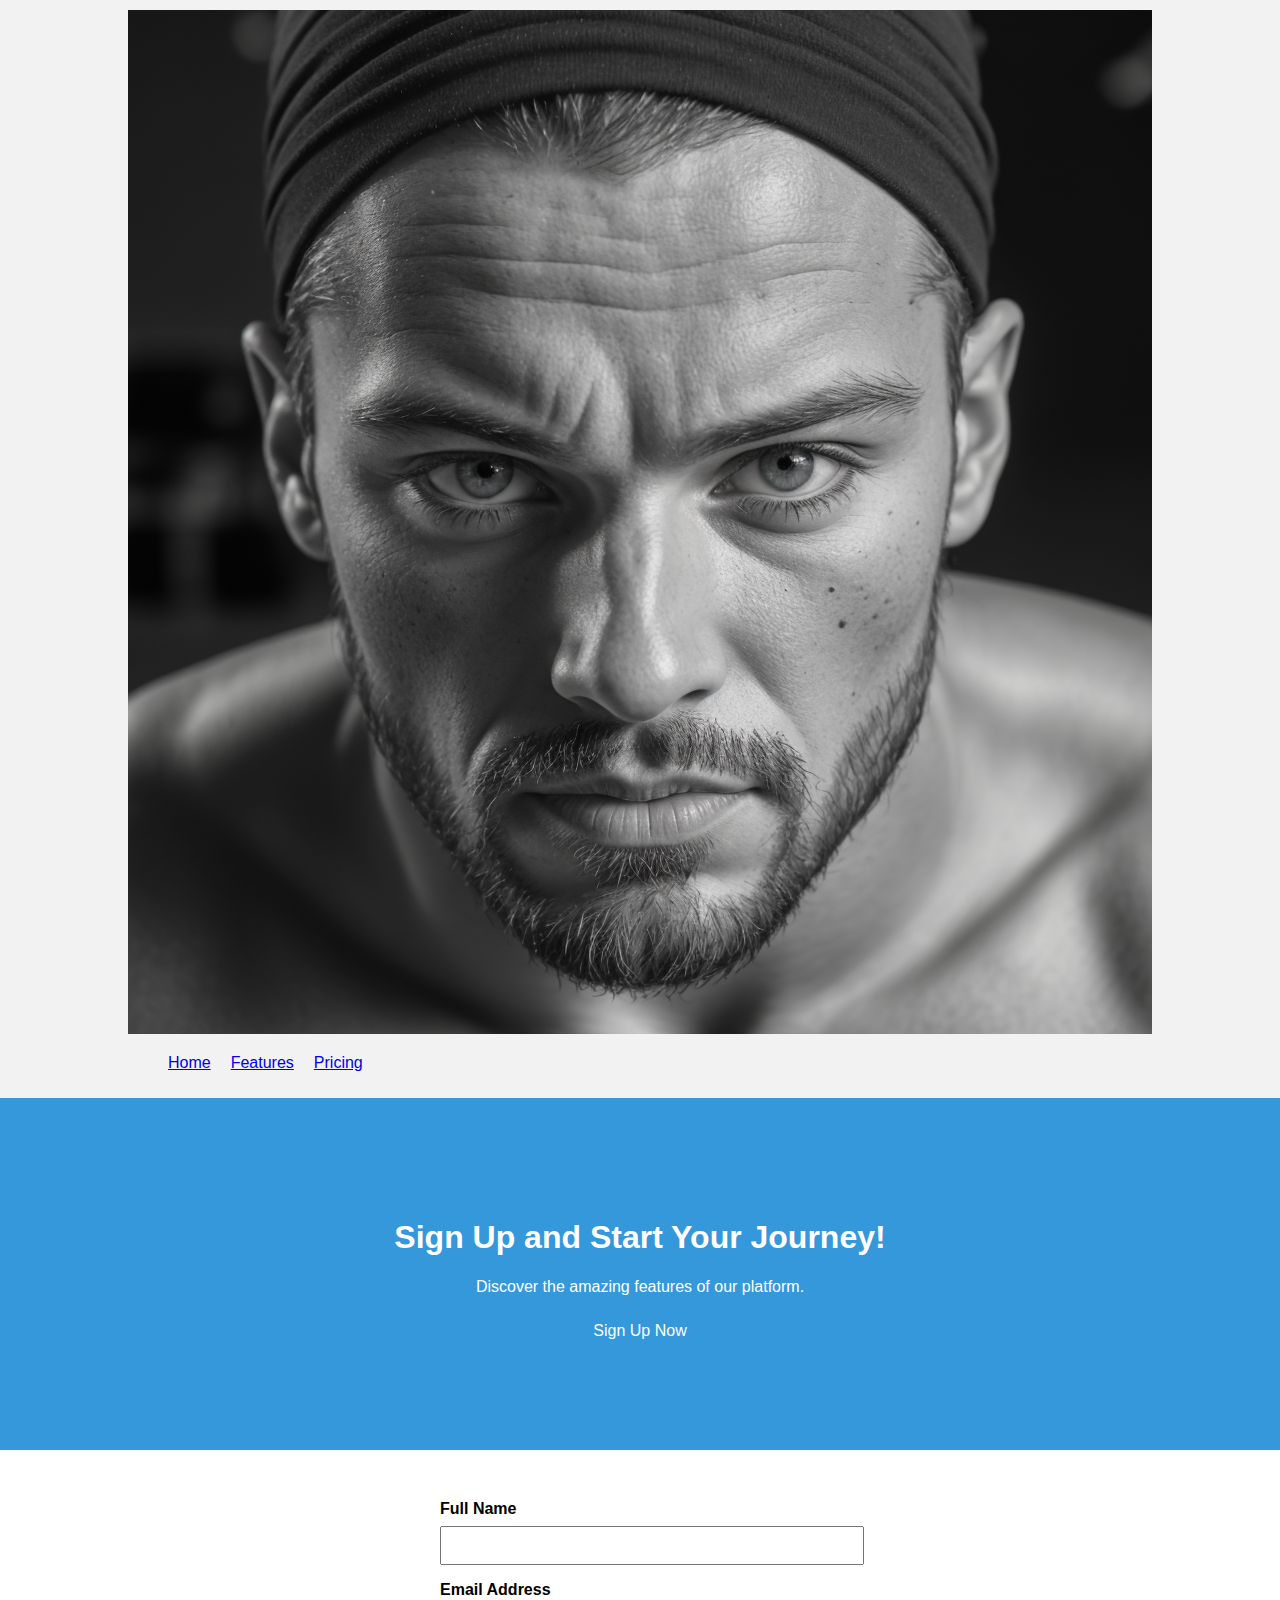
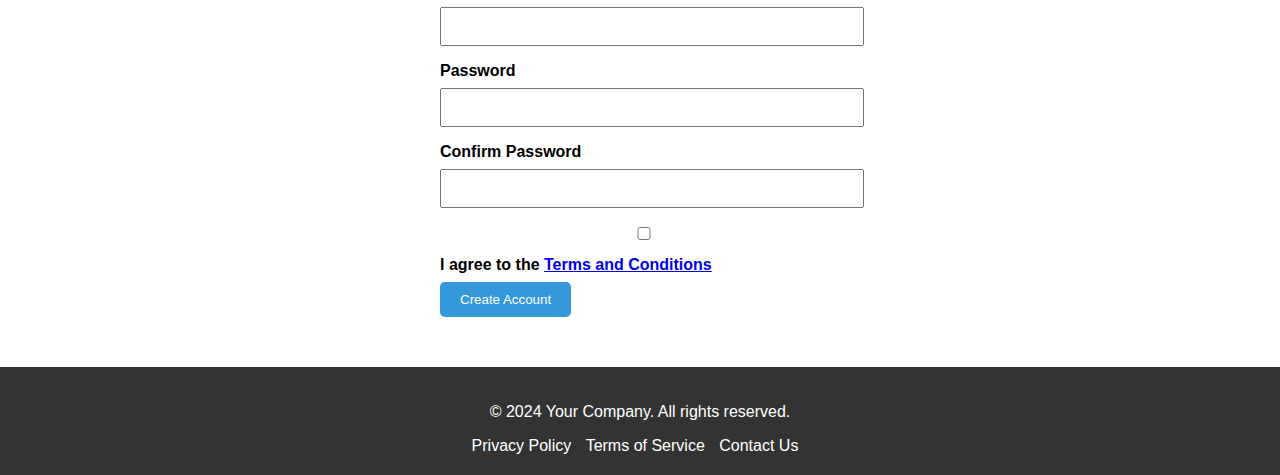
<file: index.html>
<!DOCTYPE html>
<html lang="en">
<head>
    <meta charset="UTF-8">
    <meta name="viewport" content="width=device-width, initial-scale=1.0">
    <link rel="stylesheet" href="styles.css">
    <title>Sign Up</title>
</head>
<body>
    <header>
        <div class="container">
            <img src="logo.png" alt="Logo">
            <nav>
                <ul>
                    <li><a href="#">Home</a></li>
                    <li><a href="#">Features</a></li>
                    <li><a href="#">Pricing</a></li>
                </ul>
            </nav>
        </div>
    </header>

    <section class="hero">
        <div class="container">
            <h1>Sign Up and Start Your Journey!</h1>
            <p>Discover the amazing features of our platform.</p>
            <a href="#" class="cta-button">Sign Up Now</a>
        </div>
    </section>

    <section class="signup-form">
        <div class="container">
            <form action="#" method="post">
                <label for="fullName">Full Name</label>
                <input type="text" id="fullName" name="fullName" required>

                <label for="email">Email Address</label>
                <input type="email" id="email" name="email" required>

                <label for="password">Password</label>
                <input type="password" id="password" name="password" required>

                <label for="confirmPassword">Confirm Password</label>
                <input type="password" id="confirmPassword" name="confirmPassword" required>

                <input type="checkbox" id="terms" name="terms" required>
                <label for="terms">I agree to the <a href="#">Terms and Conditions</a></label>

                <button type="submit" class="cta-button">Create Account</button>
            </form>
        </div>
    </section>

    <footer>
        <div class="container">
            <p>&copy; 2024 Your Company. All rights reserved.</p>
            <ul>
                <li><a href="#">Privacy Policy</a></li>
                <li><a href="#">Terms of Service</a></li>
                <li><a href="#">Contact Us</a></li>
            </ul>
        </div>
    </footer>
</body>
</html>
</file>
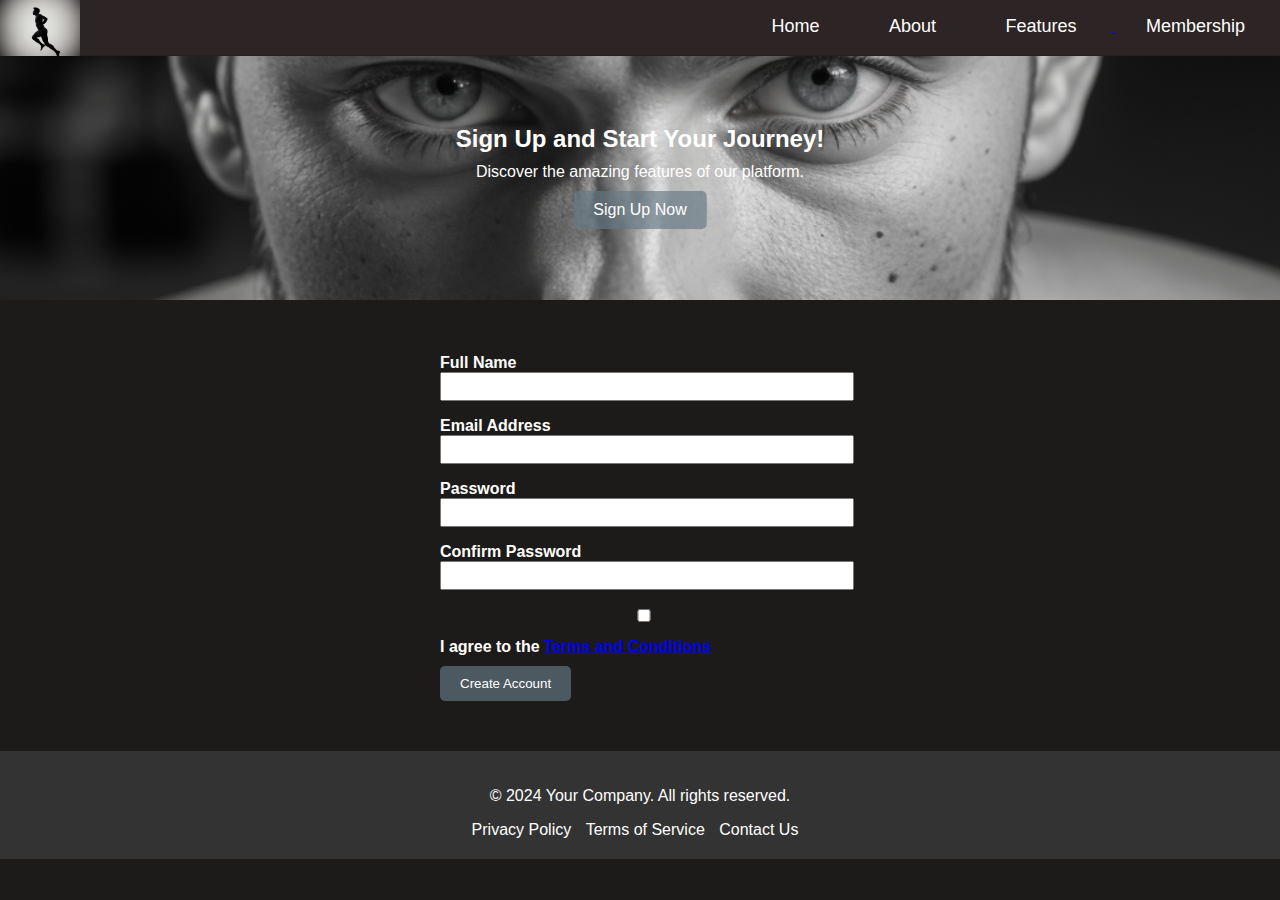
<file: index_edit1.html>
<!DOCTYPE html>
<html lang="en">
<head>
    <meta charset="UTF-8">
    <meta name="viewport" content="width=device-width, initial-scale=1.0">
    <link rel="stylesheet" href="style_edit1.css">
    <title>Sign Up</title>
</head>
<body>
    <header class = "header">
        <div class="left-section">
            <div class="img"><img src="app_logo.png" alt="Logo"></div>
        </div>
        <nav>
            <ul>
                    <li><a href="#">Home</a></li>
                  <li><a href="MessDashboard\about.html">About</a></li>
                  <li><a href ="MessDashboard\index.html">Features</li>
                    <li><a href="#">Membership</a></li>
            </ul>
        </nav>
    </header>

    <div class="frontstart">
        <img src="logo.png" alt="Fitcamp">
        <div class="overlay"></div>
        <div class="text-overlay">
            <h2>Sign Up and Start Your Journey!</h2>
            <p>Discover the amazing features of our platform.</p>
            <a href="#" class="cta-button">Sign Up Now</a>
        </div>
    </div>


    <div class="signup-form">
        <form action="#" method="post">
            <label for="fullName">Full Name</label>
            <input type="text" id="fullName" name="fullName" required>

            <label for="email">Email Address</label>
            <input type="email" id="email" name="email" required>

            <label for="password">Password</label>
            <input type="password" id="password" name="password" required>

            <label for="confirmPassword">Confirm Password</label>
            <input type="password" id="confirmPassword" name="confirmPassword" required>
            
            
            <label for="terms"><span><input type="checkbox" id="terms" name="terms" required></span> 
                I agree to the 
                <a href="#">Terms and Conditions</a></label>
                
            <button type="submit" class="cta-button">Create Account</button>
            </form>
    </div>

    <footer>
        <div class="container">
            <p>&copy; 2024 Your Company. All rights reserved.</p>
            <ul>
                <li><a href="#">Privacy Policy</a></li>
                <li><a href="#">Terms of Service</a></li>
                <li><a href="#">Contact Us</a></li>
            </ul>
        </div>
    </footer>
</body>
</html>
</file>
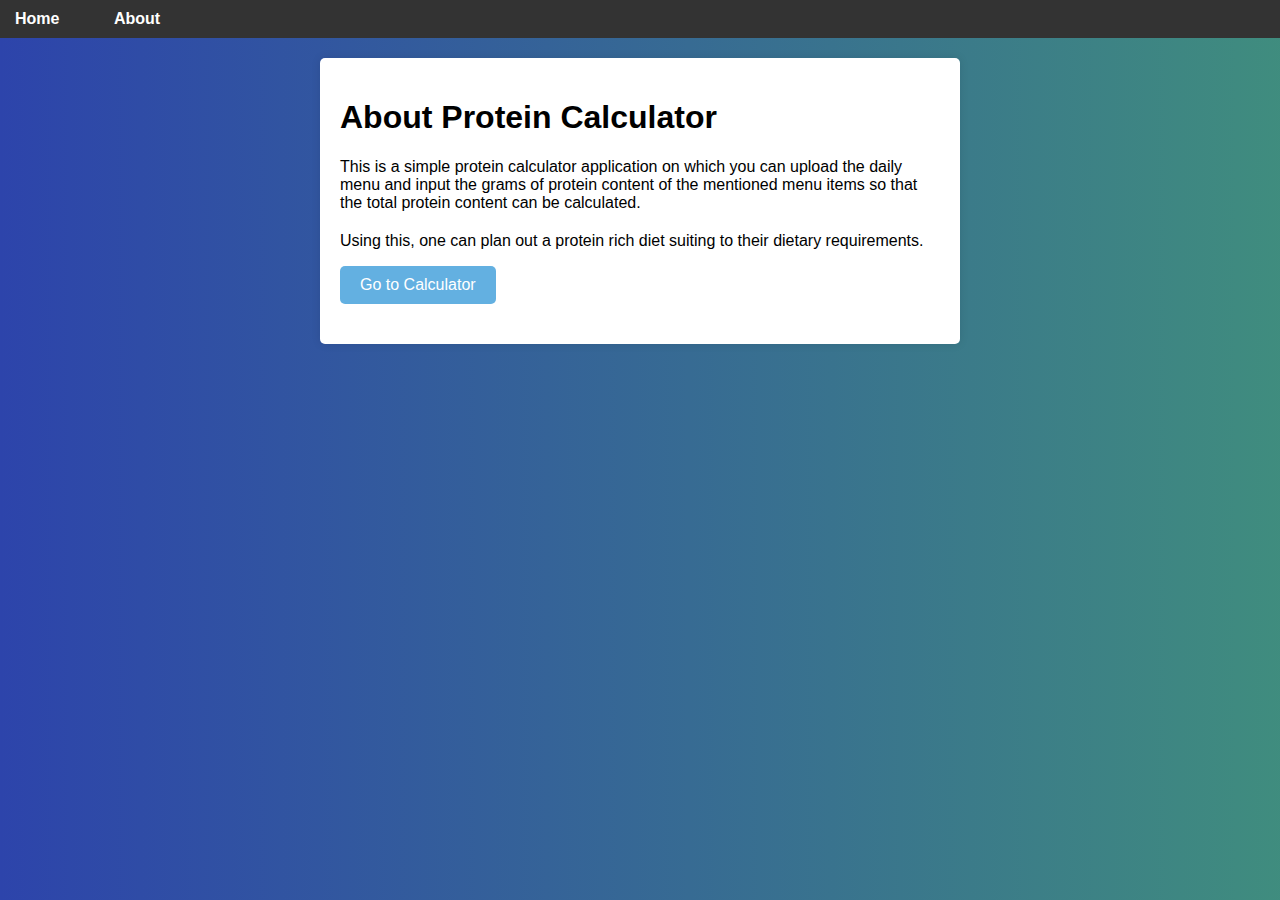
<file: MessDashboard/about.html>
<!-- about.html -->
<!DOCTYPE html>
<html lang="en">
<head>
    <meta charset="UTF-8">
    <meta name="viewport" content="width=device-width, initial-scale=1.0">
    <link rel="stylesheet" href="styles_dashboard.css">
    <title>About Protein Calculator</title>
</head>
<body>
    <header>
        <nav>
            <ul>
                <li><a href="index.html">Home</a></li>
                <li><a href="about.html">About</a></li>
            </ul>
        </nav>
    </header>

    <div class="container">
        <h1>About Protein Calculator</h1>
        <p>This is a simple protein calculator application on which you can upload 
            the daily menu and input the grams of protein content of the mentioned 
            menu items so that the total protein content can be calculated. 
            <br></p><p>
            Using this, one can plan out a protein rich diet suiting to their 
            dietary requirements.</p>
        <a href="index.html" class="cta-button">Go to Calculator</a></p>
    </div>

    <script src="app.js"></script>
</body>
</html>
</file>
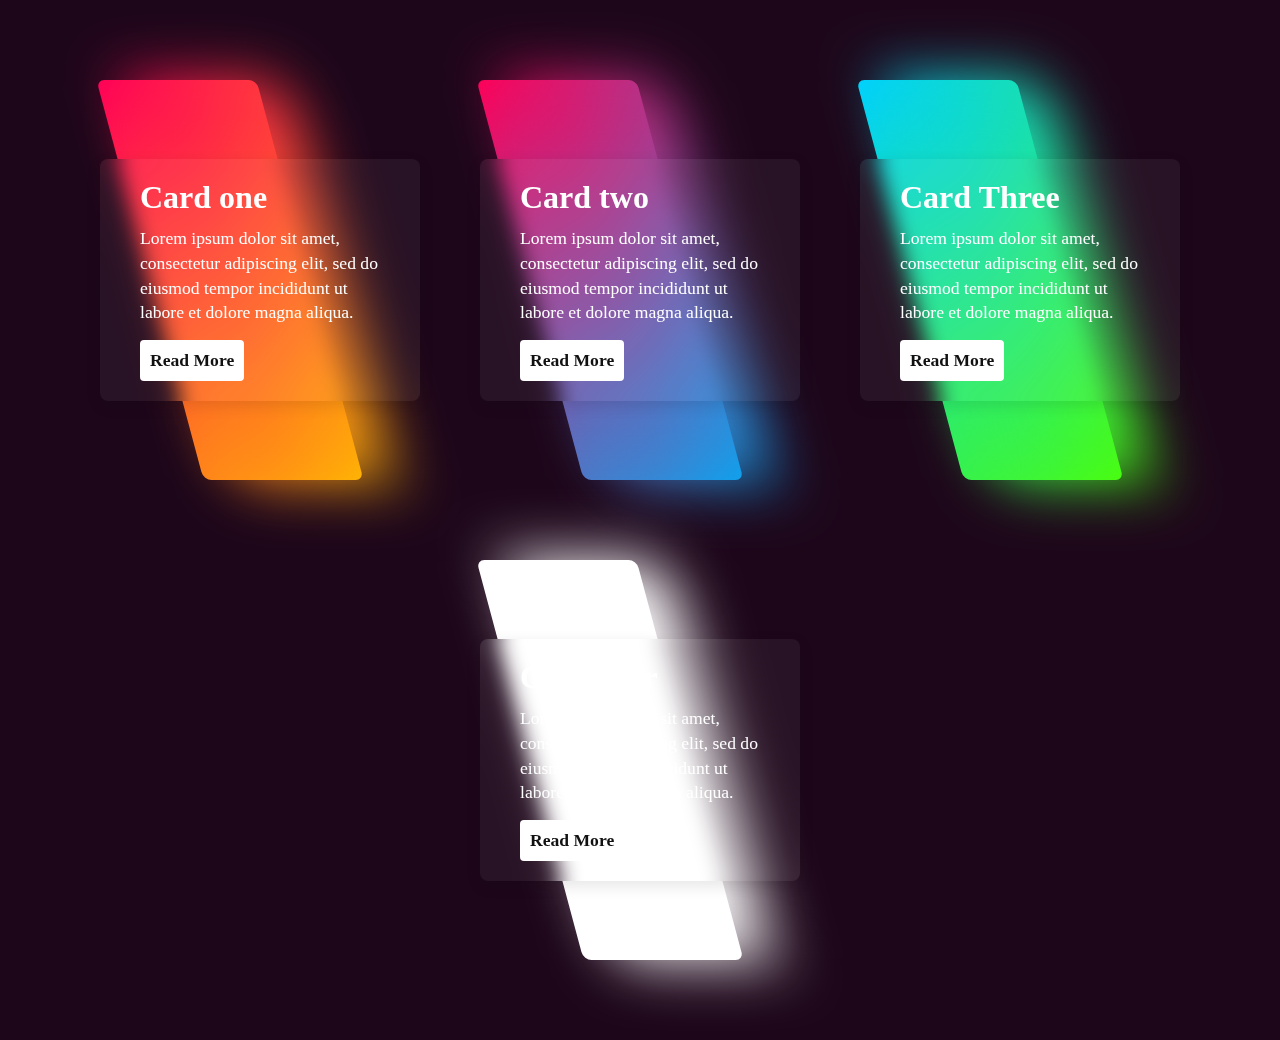
<file: Hackathon Lite/Hackathon--Afterhours/home/about.html>
<!DOCTYPE html>
<html>

<head>
    <meta name="viewport" content="width=device-width, initial-scale=1">
    <style>
        * {
            margin: 0;
            padding: 0;
            box-sizing: border-box;
            font-family: consolas;
        }

        body {
            display: flex;
            justify-content: center;
            align-items: center;
            min-height: 100vh;
            background: #1d061a
        }

        .container {
            display: flex;
            justify-content: center;
            align-items: center;
            flex-wrap: wrap;
            padding: 40px 0;
        }

        .container .box {
            position: relative;
            width: 320px;
            height: 400px;
            display: flex;
            justify-content: center;
            align-items: center;
            margin: 40px 30px;
            transition: 0.5s;
        }

        .container .box::before {
            content: ' ';
            position: absolute;
            top: 0;
            left: 50px;
            width: 50%;
            height: 100%;
            text-decoration: none;
            background: #fff;
            border-radius: 8px;
            transform: skewX(15deg);
            transition: 0.5s;
        }

        .container .box::after {
            content: '';
            position: absolute;
            top: 0;
            left: 50;
            width: 50%;
            height: 100%;
            background: #fff;
            border-radius: 8px;
            transform: skewX(15deg);
            transition: 0.5s;
            filter: blur(30px);
        }

        .container .box:hover:before,
        .container .box:hover:after {
            transform: skewX(0deg);
            left: 20px;
            width: calc(100% - 90px);

        }

        .container .box:nth-child(1):before,
        .container .box:nth-child(1):after {
            background: linear-gradient(315deg, #ffbc00, #ff0058)
        }

        .container .box:nth-child(2):before,
        .container .box:nth-child(2):after {
            background: linear-gradient(315deg, #03a9f4, #ff0058)
        }

        .container .box:nth-child(3):before,
        .container .box:nth-child(3):after {
            background: linear-gradient(315deg, #4dff03, #00d0ff)
        }

        .container .box span {
            display: block;
            position: absolute;
            top: 0;
            left: 0;
            right: 0;
            bottom: 0;
            z-index: 5;
            pointer-events: none;
        }

        .container .box span::before {
            content: '';
            position: absolute;
            top: 0;
            left: 0;
            width: 0;
            height: 0;
            border-radius: 8px;
            background: rgba(255, 255, 255, 0.1);
            backdrop-filter: blur(10px);
            opacity: 0;
            transition: 0.1s;
            animation: animate 2s ease-in-out infinite;
            box-shadow: 0 5px 15px rgba(0, 0, 0, 0.08)
        }

        .container .box:hover span::before {
            top: -50px;
            left: 50px;
            width: 100px;
            height: 100px;
            opacity: 1;
        }

        .container .box span::after {
            content: '';
            position: absolute;
            bottom: 0;
            right: 0;
            width: 100%;
            height: 100%;
            border-radius: 8px;
            background: rgba(255, 255, 255, 0.1);
            backdrop-filter: blur(10px);
            opacity: 0;
            transition: 0.5s;
            animation: animate 2s ease-in-out infinite;
            box-shadow: 0 5px 15px rgba(0, 0, 0, 0.08);
            animation-delay: -1s;
        }

        .container .box:hover span:after {
            bottom: -50px;
            right: 50px;
            width: 100px;
            height: 100px;
            opacity: 1;
        }

        @keyframes animate {

            0%,
            100% {
                transform: translateY(10px);
            }

            50% {
                transform: translate(-10px);
            }
        }

        .container .box .content {
            position: relative;
            left: 0;
            padding: 20px 40px;
            background: rgba(255, 255, 255, 0.05);
            backdrop-filter: blur(10px);
            box-shadow: 0 5px 15px rgba(0, 0, 0, 0.1);
            border-radius: 8px;
            z-index: 1;
            transform: 0.5s;
            color: #fff;
        }

        .container .box:hover .content {
            left: -25px;
            padding: 60px 40px;
        }

        .container .box .content h2 {
            font-size: 2em;
            color: #fff;
            margin-bottom: 10px;
        }

        .container .box .content p {
            font-size: 1.1em;
            margin-bottom: 10px;
            line-height: 1.4em;
        }

        .container .box .content a {
            display: inline-block;
            font-size: 1.1em;
            color: #111;
            background: #fff;
            padding: 10px;
            border-radius: 4px;
            text-decoration: none;
            font-weight: 700;
            margin-top: 5px;
        }

        .container .box .content a:hover {
            background: #ffcf4d;
            border: 1px solid rgba(255, 0, 88, 0.4);
            box-shadow: 0 1px 15px rgba(1, 1, 1, 0.2);
        }
    </style>
</head>

<body>
    

    <div class="container">
        <div class="box">
            <span></span>
            <div class="content">
                <h2>Card one</h2>
                <p>Lorem ipsum dolor sit amet, consectetur adipiscing elit, sed do eiusmod tempor incididunt ut labore
                    et dolore magna aliqua.</p>
                <a href="#">Read More</a>
            </div>
        </div>
        <div class="box">
            <span></span>
            <div class="content">
                <h2>Card two</h2>
                <p>Lorem ipsum dolor sit amet, consectetur adipiscing elit, sed do eiusmod tempor incididunt ut labore
                    et dolore magna aliqua.</p>
                <a href="#">Read More</a>
            </div>
        </div>
        <div class="box">
            <span></span>
            <div class="content">
                <h2>Card Three</h2>
                <p>Lorem ipsum dolor sit amet, consectetur adipiscing elit, sed do eiusmod tempor incididunt ut labore
                    et dolore magna aliqua.</p>
                <a href="#">Read More</a>
            </div>
        </div>
        <div class="box">
            <span></span>
            <div class="content">
                <h2>Card four</h2>
                <p>Lorem ipsum dolor sit amet, consectetur adipiscing elit, sed do eiusmod tempor incididunt ut labore
                    et dolore magna aliqua.</p>
                <a href="#">Read More</a>
            </div>
        </div>
    </div>

</body>

</html>
</file>
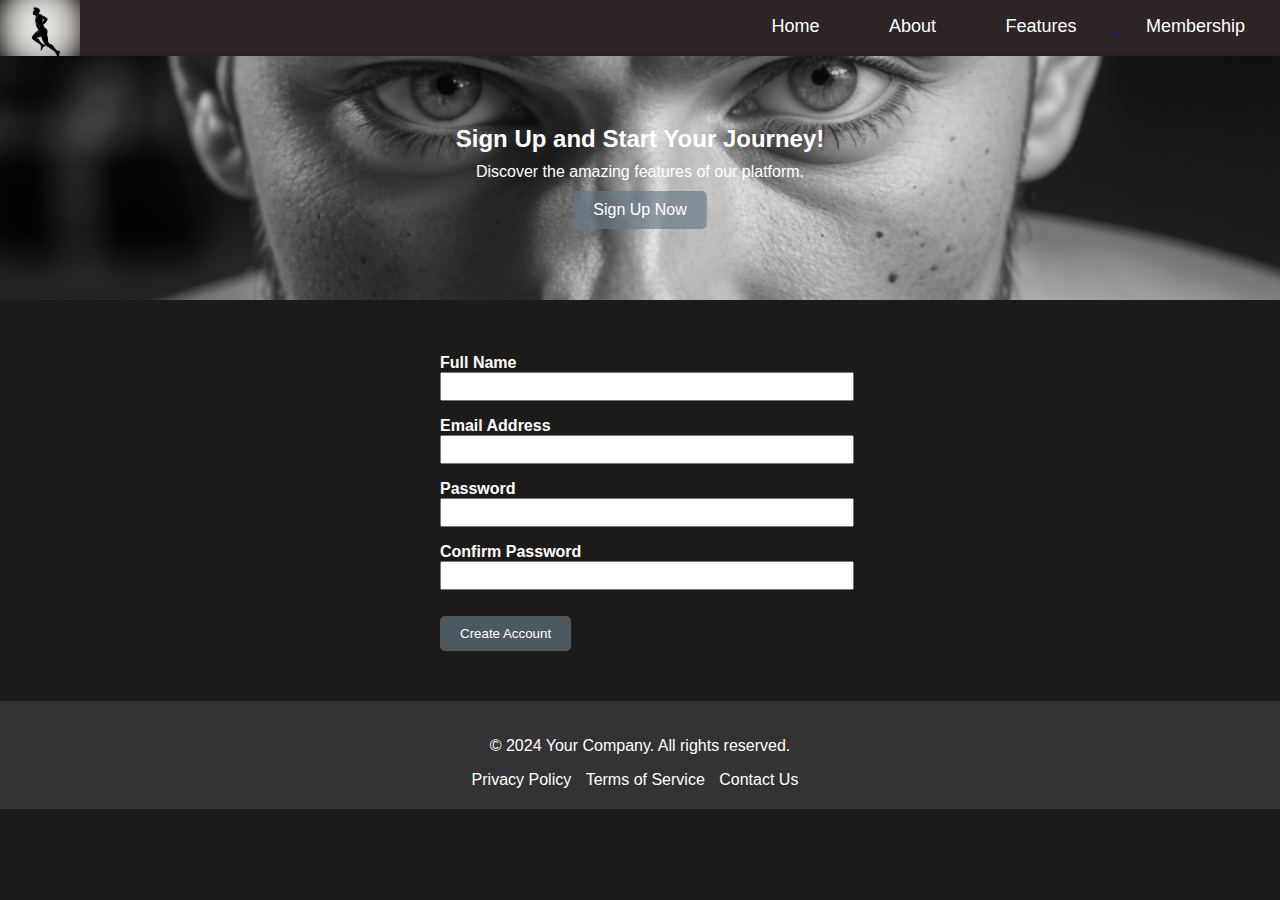
<file: Hackathon Lite/Hackathon--Afterhours/home/index_edit1.html>
<!DOCTYPE html>
<html lang="en">

<head>
    <meta charset="UTF-8">
    <meta name="viewport" content="width=device-width, initial-scale=1.0">
    <link rel="stylesheet" href="style_edit1.css">
    <title>Sign Up</title>
</head>

<body>
    <header class="header">
        <div class="left-section">
            <div class="img"><img src="app_logo.png" alt="Logo"></div>
        </div>
        <nav>
            <ul>
                <li><a href="home.html">Home</a></li>
                <li><a href="about.html">About</a></li>
                <li><a href="#">Features</li>
                <li><a href="#">Membership</a></li>
            </ul>
        </nav>
    </header>

    <div class="frontstart">
        <img src="logo.png" alt="Fitcamp">
        <div class="overlay"></div>
        <div class="text-overlay">
            <h2>Sign Up and Start Your Journey!</h2>
            <p>Discover the amazing features of our platform.</p>
            <a href="#" class="cta-button">Sign Up Now</a>
        </div>
    </div>


    <div class="signup-form">
        <form action="#" method="post">
            <label for="fullName">Full Name</label>
            <input type="text" id="fullName" name="fullName" required>

            <label for="email">Email Address</label>
            <input type="email" id="email" name="email" required>

            <label for="password">Password</label>
            <input type="password" id="password" name="password" required>

            <label for="confirmPassword">Confirm Password</label>
            <input type="password" id="confirmPassword" name="confirmPassword" required>




            <button type="submit" class="cta-button">Create Account</button>
        </form>
    </div>

    <footer>
        <div class="container">
            <p>&copy; 2024 Your Company. All rights reserved.</p>
            <ul>
                <li><a href="#">Privacy Policy</a></li>
                <li><a href="#">Terms of Service</a></li>
                <li><a href="#">Contact Us</a></li>
            </ul>
        </div>
    </footer>
</body>

</html>
</file>
<file: styles.css>
body {
    font-family: 'Arial', sans-serif;
    margin: 0;
    padding: 0;
}

.container {
    width: 80%;
    margin: 0 auto;
}

header {
    background-color: #f2f2f2;
    padding: 10px 0;
    display: flex;
    justify-content: space-between;
    align-items: center;
}

nav ul {
    list-style: none;
    display: flex;
}

nav ul li {
    margin-right: 20px;
}

.hero {
    background-color: #3498db;
    color: #fff;
    padding: 100px 0;
    text-align: center;
}

.signup-form {
    padding: 50px 0;
}

form {
    max-width: 400px;
    margin: 0 auto;
}

form label {
    display: block;
    margin-bottom: 8px;
    font-weight: bold;
}

form input {
    width: 100%;
    padding: 10px;
    margin-bottom: 16px;
}

form button {
    background-color: #3498db;
    color: #fff;
    padding: 10px;
    border: none;
    cursor: pointer;
}

footer {
    background-color: #333;
    color: #fff;
    padding: 20px 0;
    text-align: center;
}

footer ul {
    list-style: none;
    padding: 0;
    margin: 0;
}

footer ul li {
    display: inline;
    margin-right: 10px;
}

footer a {
    color: #fff;
    text-decoration: none;
}

.cta-button {
    display: inline-block;
    padding: 10px 20px;
    background-color: #3498db;
    color: #fff;
    text-decoration: none;
    border-radius: 5px;
    transition: background-color 0.3s ease;
}

.cta-button:hover {
    background-color: #2980b9;
}
</file>
<file: style_edit1.css>
body {
    font-family: 'Arial', sans-serif;
    margin: 0px;
    padding: 0px;
    background-color: rgba(23, 21, 19, 0.974);
}


.header {
    height: 55px;
    display: flex;
    flex-direction: row;
    justify-content: space-between;
    position: fixed;
    top: 0px;
    left: 0px;
    right: 0px;
    z-index: 100;
  
    background-color: rgb(45, 37, 37);
    border-bottom-width: 1px;
    border-bottom-style: solid;
    border-bottom-color: rgba(32, 31, 28, 0.687);

}
.left-section {
    display: flex;
    align-items: top;
}
.left-section img{
    height: 56px;
  margin-left: 0px;
  margin-right: 24px;
}

nav ul {
    list-style: none;
    float: right;
}

nav ul li {
    margin-right: 5px;
    display: inline-block;
    font-size: 18px;
    padding: 0px 30px;
}
nav li a{
    color: white;
    text-decoration: none;
}
nav li a:hover{
    color: aquamarine;
    transition: all 0.4s ease 0s;
}
.frontstart  {
    position: relative;
    width: 100%;
  }
  
  img {
    position: relative;
    width: 100%;
    height: 300px;
    object-fit: cover;
  }
  
  .text-overlay {
    position: absolute;
    top: 55%;
    left: 50%;
    transform: translate(-50%, -50%);
    padding: 10px 20px;
    text-align: center;
    color: white;
  }
  
  .overlay{
    position: absolute;
    top: 0;
    left: 0;
    right: 0;
    bottom: 0;
    opacity: 0;
    transition: opacity 0.4s ease-in-out;
    background: black;
    cursor: pointer;
  }
  .text-overlay h2 {
    font-size: 24px;
    margin-bottom: 5px;
  }
  
  .text-overlay p {
    font-size: 16px;
    margin: 10px;
  }
  
  .cta-button {
    display: inline-block;
    padding: 10px 20px;
    background-color: #667985a9;
    color: #fff;
    text-decoration: none;
    border-radius: 5px;
    transition: background-color 0.3s ease;  
  
}
.frontstart:hover .overlay{
    opacity: 0.8;
}
.cta-button:hover {
    background-color: rgb(23, 62, 139);
}
.signup-form {
    padding: 50px 0;
}

form {
    max-width: 400px;
    margin: 0 auto;
    color: white;
}

form label {
    margin-bottom: 8px;
    font-weight: bold;
}

form input {
    width: 100%;
    padding: 5px;
    margin-bottom: 16px;
}
form input.terms{
    display: inline-block;
}

form button {
    background-color: #3498db;
    color: #fff;
    padding: 10px;
    border: none;
    cursor: pointer;
    margin-top: 10px;
}

footer {
    background-color: #333;
    color: #fff;
    padding: 20px 0;
    text-align: center;
}

footer ul {
    list-style: none;
    padding: 0;
    margin: 0;
}

footer ul li {
    display: inline;
    margin-right: 10px;
}

footer a {
    color: #fff;
    text-decoration: none;
}
</file>
<file: MessDashboard/styles_dashboard.css>
body {
    font-family: 'Arial', sans-serif;
    margin: 0;
    padding: 0;
    background: linear-gradient(to right,  rgb(45, 68, 171),rgb(82, 213, 82));
    background-size: 200% 200%;
    animation: gradientAnimation 10s infinite;
}

@keyframes gradientAnimation {
    0% {
        background-position: 0% 50%;
    }
    50% {
        background-position: 100% 50%;
    }
    100% {
        background-position: 0% 50%;
    }
}

header {
    background-color: #333;
    color: #fff;
    padding: 10px 0;
}

nav ul {
    list-style: none;
    margin: 0;
    padding: 0;
}

nav ul li {
    display: inline;
    margin-right: 20px;
}

nav a {
    color: #fff;
    text-decoration: none;
    font-weight: bold;
    padding: 10px 15px;
    border-radius: 5px;
    transition: background-color 0.3s ease-in-out;
}

nav a:hover {
    background-color: #555;
}

.cta-button {
        display: inline-block;
        padding: 10px 20px;
        background-color: #1388d1a9;
        color: #fff;
        text-decoration: none;
        border-radius: 5px;
        transition: background-color 0.3s ease;
    }
.cta-button:hover{
    background-color: rgb(28, 158, 194);
}    
.container {
    max-width: 600px;
    margin: 20px auto;
    background-color: #fff;
    padding: 20px;
    border-radius: 5px;
    box-shadow: 0 0 10px rgba(0, 0, 0, 0.1);
}

label {
    display: block;
    margin-bottom: 5px;
}

input {
    width: 100%;
    padding: 8px;
    margin-bottom: 15px;
    box-sizing: border-box;
}

button {
    background-color: #3498db;
    color: #fff;
    padding: 10px;
    border: none;
    cursor: pointer;
    border-radius: 5px;
}

button:hover {
    background-color: #2980b9;
}

ul {
    list-style: none;
    padding: 0;
}

li {
    margin-bottom: 8px;
}

p {
    margin-top: 20px;
}

footer {
    background-color: #333;
    color: #842222;
    padding: 20px 0;
    text-align: center;
}

footer p {
    margin: 0;
}



.animated {
    animation-duration: 1s;
}

.fadeIn {
    animation-name: fadeIn;
}

.slideInDown {
    animation-name: slideInDown;
}
</file>
<file: Hackathon Lite/Hackathon--Afterhours/home/style_edit1.css>
body {
    font-family: 'Arial', sans-serif;
    margin: 0px;
    padding: 0px;
    background-color: rgba(23, 21, 19, 0.974);
}


.header {
    height: 55px;
    display: flex;
    flex-direction: row;
    justify-content: space-between;
    position: fixed;
    top: 0px;
    left: 0px;
    right: 0px;
    z-index: 100;
  
    background-color: rgb(45, 37, 37);
    border-bottom-width: 1px;
    border-bottom-style: solid;
    border-bottom-color: rgba(32, 31, 28, 0.687);

}
.left-section {
    display: flex;
    align-items: top;
}
.left-section img{
    height: 56px;
  margin-left: 0px;
  margin-right: 24px;
}

nav ul {
    list-style: none;
    float: right;
}

nav ul li {
    margin-right: 5px;
    display: inline-block;
    font-size: 18px;
    padding: 0px 30px;
}
nav li a{
    color: white;
    text-decoration: none;
}
nav li a:hover{
    color: aquamarine;
    transition: all 0.4s ease 0s;
}
.frontstart  {
    position: relative;
    width: 100%;
  }
  
  img {
    position: relative;
    width: 100%;
    height: 300px;
    object-fit: cover;
  }
  
  .text-overlay {
    position: absolute;
    top: 55%;
    left: 50%;
    transform: translate(-50%, -50%);
    padding: 10px 20px;
    text-align: center;
    color: white;
  }
  
  .overlay{
    position: absolute;
    top: 0;
    left: 0;
    right: 0;
    bottom: 0;
    opacity: 0;
    transition: opacity 0.4s ease-in-out;
    background: black;
    cursor: pointer;
  }
  .text-overlay h2 {
    font-size: 24px;
    margin-bottom: 5px;
  }
  
  .text-overlay p {
    font-size: 16px;
    margin: 10px;
  }
  
  .cta-button {
    display: inline-block;
    padding: 10px 20px;
    background-color: #667985a9;
    color: #fff;
    text-decoration: none;
    border-radius: 5px;
    transition: background-color 0.3s ease;  
  
}
.frontstart:hover .overlay{
    opacity: 0.8;
}
.cta-button:hover {
    background-color: rgb(23, 62, 139);
}
.signup-form {
    padding: 50px 0;
}

form {
    max-width: 400px;
    margin: 0 auto;
    color: white;
}

form label {
    margin-bottom: 8px;
    font-weight: bold;
}

form input {
    width: 100%;
    padding: 5px;
    margin-bottom: 16px;
}
form input.terms{
    display: inline-block;
}

form button {
    background-color: #3498db;
    color: #fff;
    padding: 10px;
    border: none;
    cursor: pointer;
    margin-top: 10px;
}

footer {
    background-color: #333;
    color: #fff;
    padding: 20px 0;
    text-align: center;
}

footer ul {
    list-style: none;
    padding: 0;
    margin: 0;
}

footer ul li {
    display: inline;
    margin-right: 10px;
}

footer a {
    color: #fff;
    text-decoration: none;
}
</file>
